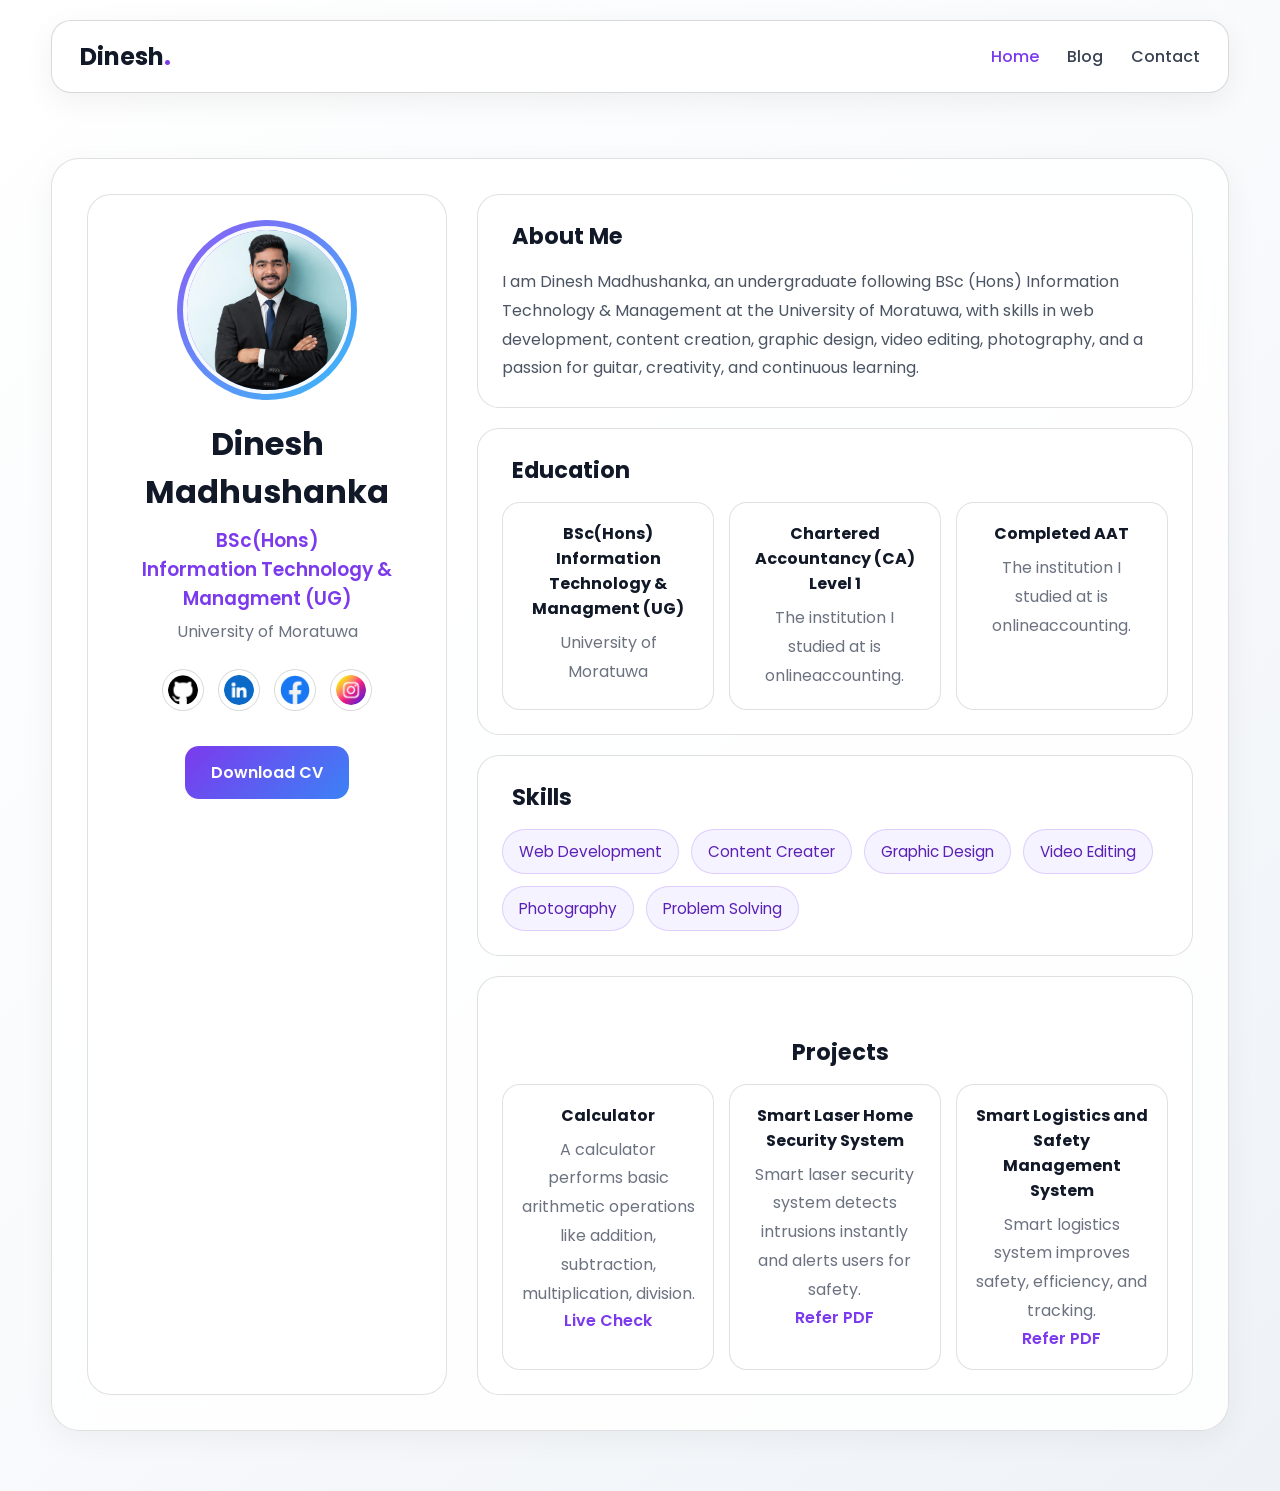
<file: index.html>
<!DOCTYPE html>
<html lang="en">
<head>
  <meta charset="UTF-8" />
  <meta name="viewport" content="width=device-width, initial-scale=1.0" />
  <title>Dinesh Madhushanka | Home</title>
  <link rel="preconnect" href="https://fonts.googleapis.com">
  <link rel="preconnect" href="https://fonts.gstatic.com" crossorigin>
  <link href="https://fonts.googleapis.com/css2?family=Poppins:wght@300;400;500;600;700;800&display=swap" rel="stylesheet">
  <link rel="stylesheet" href="style.css" />
</head>
<body>
  <header class="navbar">
    <div class="logo">Dinesh<span>.</span></div>
    <nav>
      <ul class="nav-links">
        <li><a href="index.html" class="active">Home</a></li>
        <li><a href="blog.html">Blog</a></li>
        <li><a href="contact.html">Contact</a></li>
      </ul>
    </nav>
  </header>

  <main class="container">
    <section class="glass hero">
      <div class="hero-left">
        <div class="profile-circle">
          <img src="images/imag01.png" alt="Dinesh Madhushanka">
        </div>

        <h1>Dinesh Madhushanka</h1>
        <h3>BSc(Hons)<br> Information Technology & Managment (UG)</h3>
        <p class="sub-text">University of Moratuwa</p>

        <div class="social-icons">
          <a href="https://github.com/DineshKMadhushanka" target="_blank">
    <img src="social media icons\github.png" alt="GitHub">
  </a>

  <a href="https://www.linkedin.com/in/dinesh-madushanka-1a546a365?utm_source=share&utm_campaign=share_via&utm_content=profile&utm_medium=ios_app" target="_blank">
    <img src="social media icons\linkedin.png" alt="LinkedIn">
  </a>

  <a href="https://www.facebook.com/share/1B6ZuKoHpn/?mibextid=wwXIfr" target="_blank">
    <img src="social media icons\facebook.png" alt="Facebook">
  </a>

  <a href="https://www.instagram.com/dineshkmadhushanka?igsh=emt3bDhvOXY0MDBs&utm_source=qr" target="_blank">
    <img src="social media icons\instagram.png" alt="Instagram">
        </div>

        <a href="PDF\cv01.pdf" class="btn">Download CV</a>
      </div>

      <div class="hero-right">
        <div class="info-card">
          <h2><i class="fas fa-user-graduate"></i> About Me</h2>
          <p>
            I am Dinesh Madhushanka, an undergraduate following BSc (Hons) Information Technology & Management 
            at the University of Moratuwa, with skills in web development, content creation, graphic design, 
            video editing, photography, and a passion for guitar, creativity, and continuous learning.

          </p>
        </div>

        <div class="info-card">
          <h2><i class="fas fa-graduation-cap"></i> Education</h2>
          <div class="mini-grid">
            <div class="mini-box">
              <h4>BSc(Hons)<br> Information Technology & Managment (UG)</h4>
              <p>University of Moratuwa</p>
            </div>
           
           <div class="mini-box">
              <h4>Chartered Accountancy (CA) Level 1</h4>
              <p>The institution I studied at is onlineaccounting.</p>
            </div>
             <div class="mini-box">
              <h4>Completed AAT </h4>
              <p>The institution I studied at is onlineaccounting.</p>
            </div>
          </div>
        </div>

        <div class="info-card">
          <h2><i class="fas fa-code"></i> Skills</h2>
          <div class="tags">
            <span>Web Development</span>
            <span>Content Creater</span>
            <span>Graphic Design</span>
            <span>Video Editing</span>
            <span>Photography</span>
            <span>Problem Solving</span>
            
          </div>
        </div>

        <div class="info-card">
          <h2><i class="fas fa-laptop-code"><center></i> Projects</h2></center> 
          <div class="project-list">
            <div class="project-box">
              <h4>Calculator</h4>
              <p>A calculator performs basic arithmetic operations like addition, subtraction, multiplication, division.</p>
              <a href="https://dineshkmadhushanka.github.io/Mathamatic-Calculator-/" class="read-more">Live Check</a>
            </div>
            <div class="project-box">
              <h4>Smart Laser Home Security System</h4>
              <p>Smart laser security system detects intrusions instantly and alerts users for safety.</p>
              <a href="PDF\Smart Laser Security System 01.pdf" class="read-more">Refer PDF</a>
            </div>
            <div class="project-box">
              <center><h4>Smart Logistics and Safety Management System</h4></center>
              <p>Smart logistics system improves safety, efficiency, and tracking.</p>
              <a href="PDF\Smart Logistics and Safety Management System.pdf" class="read-more">Refer PDF</a>
            </div>
          </div>
        </div>
      </div>
    </section>
  </main>
</body>
</html>
</file>
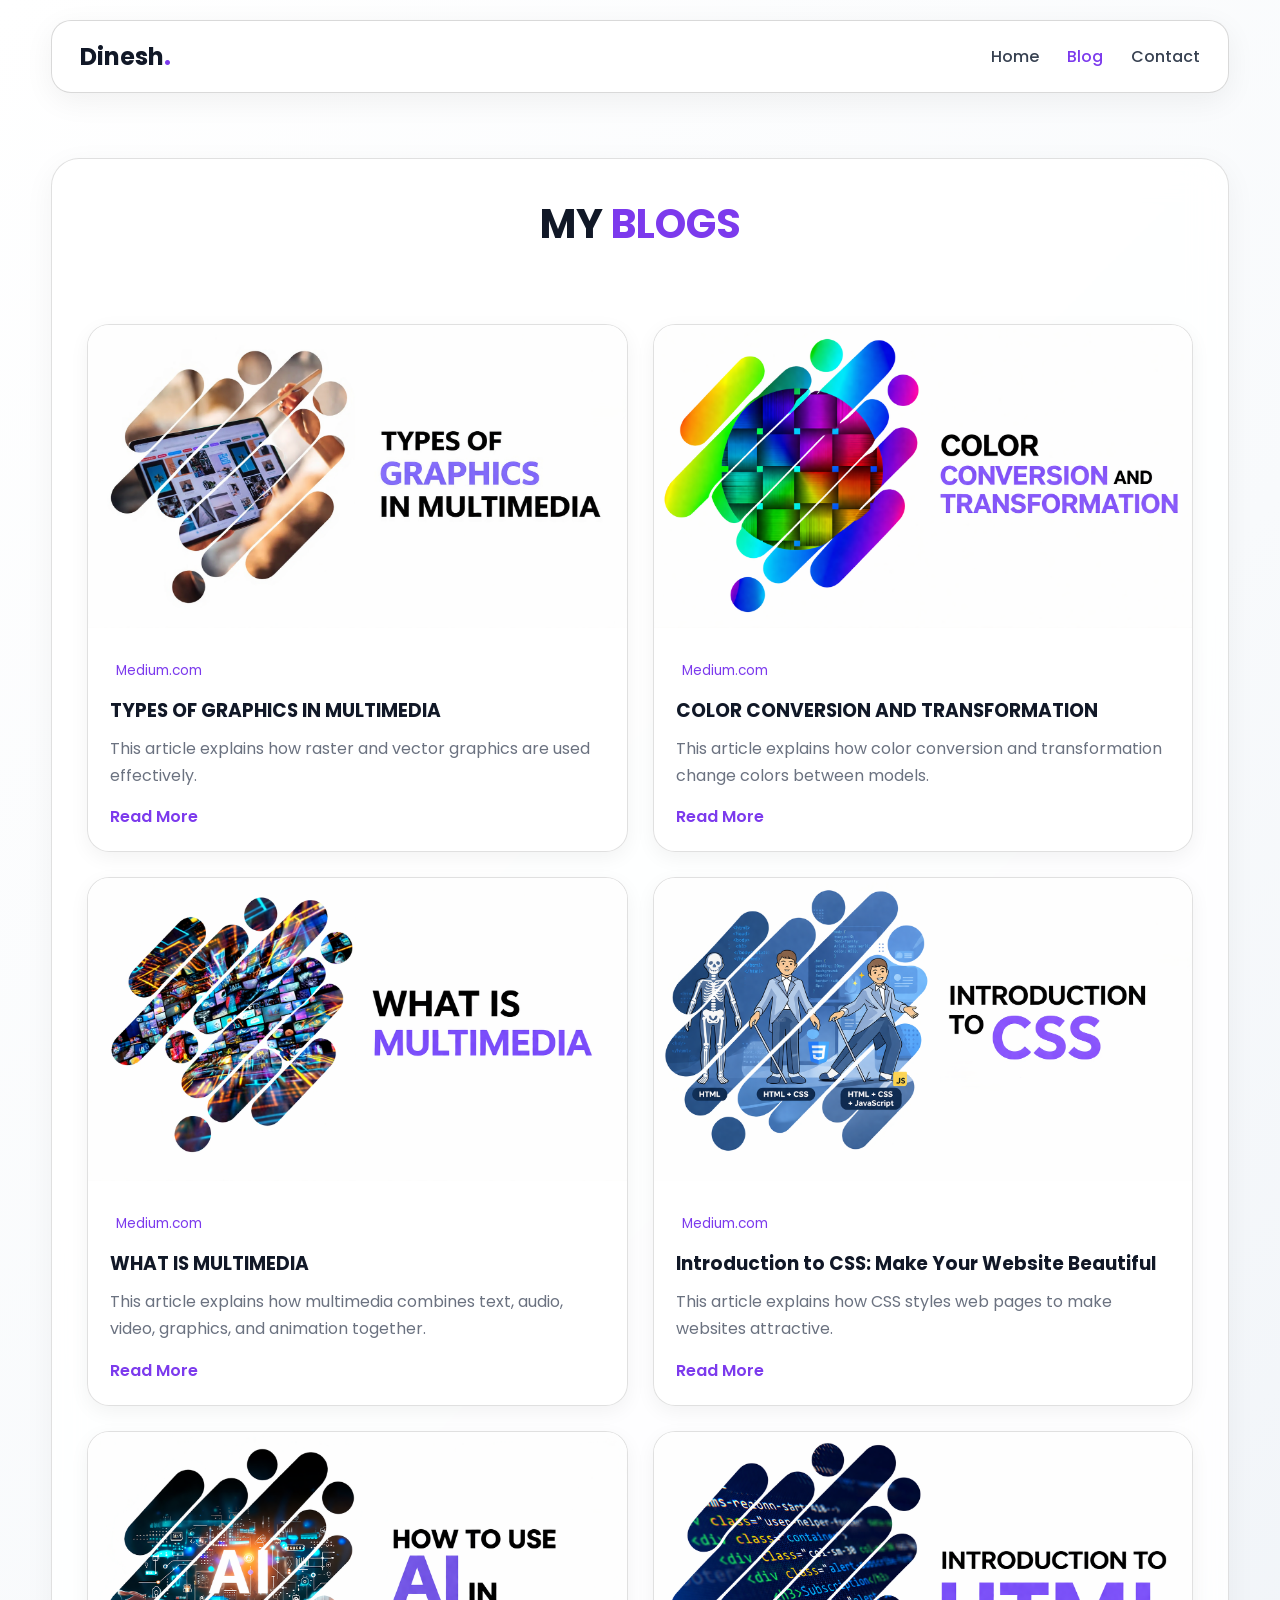
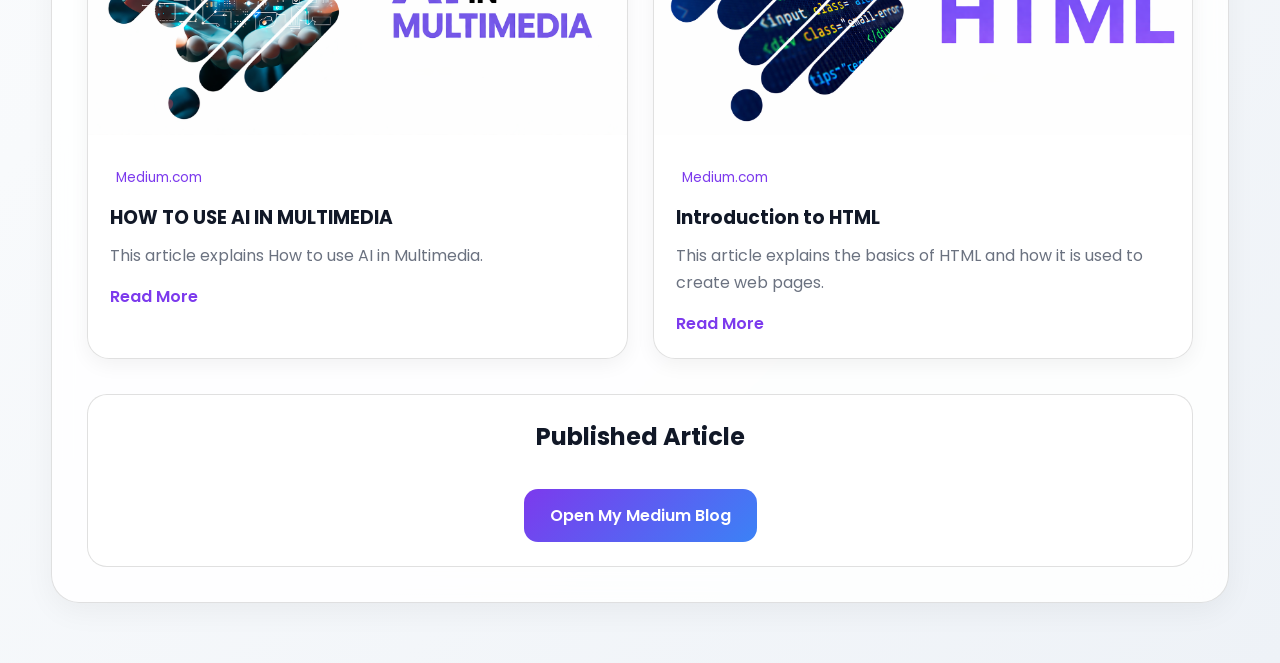
<file: blog.html>
<!DOCTYPE html>
<html lang="en">
<head>
  <meta charset="UTF-8" />
  <meta name="viewport" content="width=device-width, initial-scale=1.0" />
  <title>Dinesh Madhushanka | Blog</title>
  <link rel="preconnect" href="https://fonts.googleapis.com">
  <link rel="preconnect" href="https://fonts.gstatic.com" crossorigin>
  <link href="https://fonts.googleapis.com/css2?family=Poppins:wght@300;400;500;600;700;800&display=swap" rel="stylesheet">
  <link rel="stylesheet" href="style.css" />
</head>
<body>
  <header class="navbar">
    <div class="logo">Dinesh<span>.</span></div>
    <nav>
      <ul class="nav-links">
        <li><a href="index.html">Home</a></li>
        <li><a href="blog.html" class="active">Blog</a></li>
        <li><a href="contact.html">Contact</a></li>
      </ul>
    </nav>
  </header>

  <main class="container">
    <section class="glass page-section">
      <div class="section-title">
        <h1>MY <span>BLOGS</span></h1><br>
      </div>

      <div class="blog-grid">

        <article class="blog-card glass-card">
          <img src="images\img 03.png" alt="Blog 1">
          <div class="blog-content">
            <small><i class="fas fa-circle"></i> Medium.com</small>
            <h3>TYPES OF GRAPHICS IN MULTIMEDIA</h3>
            <p>
              This article explains how raster and vector graphics are used effectively.

            </p>
            <a href="https://medium.com/@dineshmadhushanka4844/types-of-graphics-in-multimedia-6d39844935cd" class="read-more">Read More</a>
          </div>
        </article>

        <article class="blog-card glass-card">
          <img src="images\img04.png" alt="Blog 2">
          <div class="blog-content">
            <small><i class="fas fa-circle"></i> Medium.com</small>
            <h3>COLOR CONVERSION AND TRANSFORMATION</h3>
            <p>
              This article explains how color conversion and transformation change colors between models.

            </p>
            <a href="https://medium.com/@dineshmadhushanka4844/color-conversion-and-transformation-e23499947fc5" class="read-more">Read More</a>
          </div>
        </article>
     
        <article class="blog-card glass-card">
          <img src="images\img5.png" alt="Blog 3">
          <div class="blog-content">
            <small><i class="fas fa-circle"></i> Medium.com</small>
            <h3>WHAT IS MULTIMEDIA</h3>
            <p>
              This article explains how multimedia combines text, audio, video, graphics, and animation together.

            </p>
            <a href="https://medium.com/@dineshmadhushanka4844/what-is-multimedia-5e3f1a01f17d" class="read-more">Read More</a>
          </div>
        </article>

        <article class="blog-card glass-card">
          <img src="images\img6.png" alt="Blog 3">
          <div class="blog-content">
            <small><i class="fas fa-circle"></i> Medium.com</small>
            <h3>Introduction to CSS: Make Your Website Beautiful</h3>
            <p>
              This article explains how CSS styles web pages to make websites attractive.

            </p>
            <a href="https://medium.com/@dineshmadhushanka4844/introduction-to-css-make-your-website-beautiful-04bed9cf6de8" class="read-more">Read More</a>
          </div>
        </article>

        <article class="blog-card glass-card">
          <img src="images\img7.png" alt="Blog 3">
          <div class="blog-content">
            <small><i class="fas fa-circle"></i> Medium.com</small>
            <h3>HOW TO USE AI IN MULTIMEDIA</h3>
            <p>
              This article explains How to use AI in Multimedia.
            </p>
            <a href="https://medium.com/@dineshmadhushanka4844/how-to-use-ai-in-multimedia-a945d8e209bb" class="read-more">Read More</a>
          </div>
        </article>

        <article class="blog-card glass-card">
          <img src="images\img8.png" alt="Blog 3">
          <div class="blog-content">
            <small><i class="fas fa-circle"></i> Medium.com</small>
            <h3>Introduction to HTML</h3>
            <p>
              This article explains the basics of HTML and how it is used to create web pages. 
            </p>
            <a href="https://medium.com/@dineshmadhushanka4844/introduction-to-html-ffe006919fa6" class="read-more">Read More</a>
          </div>
        </article>
      </div>

      <div class="medium-box" align="center">
        <h2 align="center">Published Article</h2><br>
         <a href="https://medium.com/@dineshmadhushanka4844" class="btn" >Open My Medium Blog</a>
      </div>
    </section>
  </main>
</body>
</html>
</file>
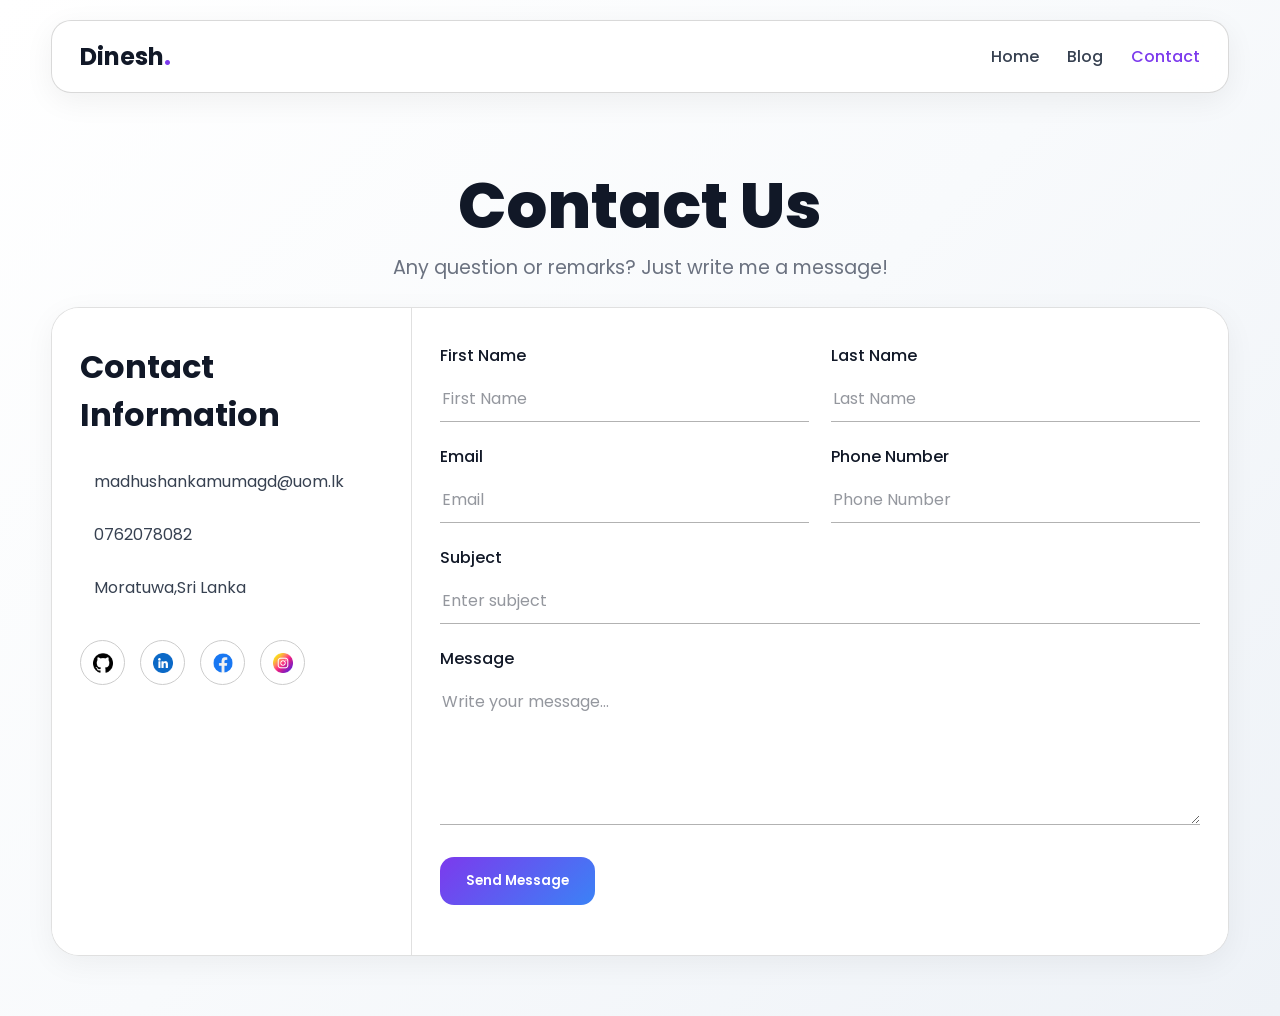
<file: contact.html>
<!DOCTYPE html>
<html lang="en">
<head>
  <meta charset="UTF-8" />
  <meta name="viewport" content="width=device-width, initial-scale=1.0" />
  <title>Dinesh Madhushanka | Contact</title>
  <link rel="preconnect" href="https://fonts.googleapis.com">
  <link rel="preconnect" href="https://fonts.gstatic.com" crossorigin>
  <link href="https://fonts.googleapis.com/css2?family=Poppins:wght@300;400;500;600;700;800&display=swap" rel="stylesheet">
  <link rel="stylesheet" href="style.css" />
</head>
<body>
  <header class="navbar">
    <div class="logo">Dinesh<span>.</span></div>
    <nav>
      <ul class="nav-links">
        <li><a href="index.html">Home</a></li>
        <li><a href="blog.html">Blog</a></li>
        <li><a href="contact.html" class="active">Contact</a></li>
      </ul>
    </nav>
  </header>

  <main class="container">
    <section class="contact-wrapper">
      <div class="contact-heading">
        <h1>Contact Us</h1>
        <p>Any question or remarks? Just write me a message!</p>
      </div>

      <div class="glass contact-box">
        <div class="contact-info">
            <h2>Contact Information</h2>

          <div class="info-item">
            <i class="fas fa-envelope"></i>
            <span>madhushankamumagd@uom.lk</span>
          </div>

          <div class="info-item">
            <i class="fas fa-phone"></i>
            <span>0762078082</span>
          </div>

          <div class="info-item">
            <i class="fas fa-location-dot"></i>
            <span>Moratuwa,Sri Lanka</span>
          </div>

          <div class="contact-socials">
            <a href="https://github.com/DineshKMadhushanka" target="_blank">
               <img src="social media icons\github.png">
            </a>

            <a href="https://www.linkedin.com/in/dinesh-madushanka-1a546a365?utm_source=share&utm_campaign=share_via&utm_content=profile&utm_medium=ios_app" target="_blank">
              <img src="social media icons\linkedin.png">
            </a>

             <a href="https://www.facebook.com/share/1B6ZuKoHpn/?mibextid=wwXIfr" target="_blank">
               <img src="social media icons\facebook.png" alt="Facebook">
             </a>

             <a href="https://www.instagram.com/dineshkmadhushanka?igsh=emt3bDhvOXY0MDBs&utm_source=qr" target="_blank">
                <img src="social media icons\instagram.png" alt="Instagram">
              </a>  
          </div>
        </div>

        <div class="contact-form-area">
          <form id="contactForm">
            <div class="form-row">
              <div class="input-box">
                <label>First Name</label>
                <input type="text" placeholder="First Name" required>
              </div>
              <div class="input-box">
                <label>Last Name</label>
                <input type="text" placeholder="Last Name" required>
              </div>
            </div>

            <div class="form-row">
              <div class="input-box">
                <label>Email</label>
                <input type="email" placeholder="Email" required>
              </div>
              <div class="input-box">
                <label>Phone Number</label>
                <input type="text" placeholder="Phone Number" required>
              </div>
            </div>

            <div class="input-box full-width">
              <label>Subject</label>
              <input type="text" placeholder="Enter subject" required>
            </div>

            <div class="input-box full-width">
              <label>Message</label>
              <textarea rows="5" placeholder="Write your message..." required></textarea>
            </div>

            <button type="submit" class="btn">Send Message</button>
            <p id="successMessage" class="success-msg"></p>
          </form>
        </div>
      </div>
    </section>
  </main>

  <script src="script.js"></script>
</body>
</html>
</file>
<file: style.css>
* {
  margin: 0;
  padding: 0;
  box-sizing: border-box;
  font-family: 'Poppins', sans-serif;
}

body {
  min-height: 100vh;
  background: linear-gradient(135deg, #ffffff, #f8fafc, #eef2f7);
  color: #111827;
  overflow-x: hidden;
  position: relative;
}

a {
  text-decoration: none;
  color: inherit;
}

.container {
  width: 92%;
  max-width: 1250px;
  margin: 0 auto;
  padding: 30px 0 60px;
}

.navbar {
  width: 92%;
  max-width: 1250px;
  margin: 20px auto 0;
  padding: 18px 28px;
  display: flex;
  justify-content: space-between;
  align-items: center;
  background: rgba(255, 255, 255, 0.9);
  border: 1px solid rgba(0, 0, 0, 0.15);
  backdrop-filter: blur(18px);
  -webkit-backdrop-filter: blur(18px);
  border-radius: 20px;
  box-shadow: 0 8px 30px rgba(0, 0, 0, 0.06);
  position: sticky;
  top: 15px;
  z-index: 10;
}

.logo {
  font-size: 1.5rem;
  font-weight: 700;
  color: #111827;
}

.logo span {
  color: #7c3aed;
}

.nav-links {
  display: flex;
  list-style: none;
  gap: 28px;
}

.nav-links a {
  font-weight: 500;
  color: #374151;
  transition: 0.3s;
}

.nav-links a:hover,
.nav-links a.active {
  color: #7c3aed;
}

.glass {
  background: rgba(255, 255, 255, 0.85);
  border: 1px solid rgba(0, 0, 0, 0.12);
  backdrop-filter: blur(18px);
  -webkit-backdrop-filter: blur(18px);
  box-shadow: 0 8px 30px rgba(0, 0, 0, 0.05);
  border-radius: 28px;
}

.hero {
  display: grid;
  grid-template-columns: 360px 1fr;
  gap: 30px;
  padding: 35px;
  margin-top: 35px;
}

.hero-left {
  text-align: center;
  padding: 25px;
  background: rgba(255, 255, 255, 0.92);
  border-radius: 24px;
  border: 1px solid rgba(0, 0, 0, 0.12);
}

.profile-circle {
  width: 180px;
  height: 180px;
  margin: 0 auto 20px;
  border-radius: 50%;
  padding: 6px;
  background: linear-gradient(135deg, #8b5cf6, #38bdf8);
}

.profile-circle img {
  width: 100%;
  height: 100%;
  border-radius: 50%;
  object-fit: cover;
  border: 4px solid rgba(255, 255, 255, 0.95);
}

.hero-left h1 {
  font-size: 2rem;
  margin-bottom: 10px;
  color: #111827;
}

.hero-left h3 {
  color: #7c3aed;
  font-weight: 600;
  margin-bottom: 6px;
}

.sub-text {
  color: #6b7280;
  margin-bottom: 20px;
}

.social-icons {
  display: flex;
  justify-content: center;
  gap: 14px;
  margin: 25px 0;
}

.social-icons a,
.contact-socials a {
  width: 42px;
  height: 42px;
  border-radius: 50%;
  display: inline-flex;
  align-items: center;
  justify-content: center;
  background: rgba(255, 255, 255, 0.95);
  border: 1px solid rgba(0, 0, 0, 0.15);
  transition: 0.3s;
}

.social-icons a:hover,
.contact-socials a:hover {
  transform: translateY(-4px);
  background: rgba(124, 58, 237, 0.08);
}

.btn {
  display: inline-block;
  margin-top: 10px;
  padding: 14px 26px;
  border-radius: 14px;
  background: linear-gradient(135deg, #7c3aed, #3b82f6);
  color: #ffffff;
  font-weight: 600;
  border: none;
  cursor: pointer;
  transition: 0.3s;
}

.btn:hover {
  transform: translateY(-3px);
  box-shadow: 0 8px 18px rgba(124, 58, 237, 0.22);
}

.hero-right {
  display: flex;
  flex-direction: column;
  gap: 20px;
}

.info-card {
  background: rgba(255, 255, 255, 0.92);
  border-radius: 22px;
  padding: 24px;
  border: 1px solid rgba(0, 0, 0, 0.12);
}

.info-card h2 {
  font-size: 1.4rem;
  margin-bottom: 15px;
  color: #111827;
}

.info-card h2 i {
  color: #7c3aed;
  margin-right: 10px;
}

.info-card p {
  color: #4b5563;
  line-height: 1.8;
}

.mini-grid,
.project-list {
  display: grid;
  grid-template-columns: repeat(3, 1fr);
  gap: 15px;
}

.mini-box,
.project-box {
  background: rgba(255, 255, 255, 0.95);
  padding: 18px;
  border-radius: 18px;
  border: 1px solid rgba(0, 0, 0, 0.12);
  text-align: center;
}

.mini-box h4,
.project-box h4 {
  margin-bottom: 8px;
  color: #111827;
}

.mini-box p,
.project-box p {
  color: #6b7280;
}

.tags {
  display: flex;
  flex-wrap: wrap;
  gap: 12px;
}

.tags span {
  padding: 10px 16px;
  border-radius: 30px;
  background: #f5f3ff;
  border: 1px solid rgba(124, 58, 237, 0.2);
  color: #5b21b6;
  font-size: 0.95rem;
}

.page-section {
  padding: 35px;
  margin-top: 35px;
}

.section-title {
  text-align: center;
  margin-bottom: 35px;
}

.section-title h1 {
  font-size: 2.5rem;
  margin-bottom: 10px;
  color: #111827;
}

.section-title h1 span {
  color: #7c3aed;
}

.section-title p {
  color: #6b7280;
  max-width: 700px;
  margin: 0 auto;
}

.blog-grid {
  display: grid;
  grid-template-columns: repeat(2, 1fr);
  gap: 25px;
}

.glass-card {
  background: rgba(255, 255, 255, 0.95);
  border: 1px solid rgba(0, 0, 0, 0.12);
  border-radius: 22px;
  overflow: hidden;
  transition: 0.3s;
  box-shadow: 0 6px 20px rgba(0, 0, 0, 0.05);
}

.glass-card:hover {
  transform: translateY(-6px);
}

.blog-card img {
  width: 100%;
  height: auto;
  object-fit: cover;
}

.blog-content {
  padding: 22px;
}

.blog-content small {
  color: #7c3aed;
  font-size: 0.85rem;
}

.blog-content small i {
  font-size: 0.5rem;
  margin-right: 6px;
}

.blog-content h3 {
  margin: 14px 0 10px;
  color: #111827;
}

.blog-content p {
  color: #6b7280;
  line-height: 1.7;
  margin-bottom: 15px;
}

.read-more {
  color: #7c3aed;
  font-weight: 600;
}

.medium-box {
  text-align: center;
  margin-top: 35px;
  padding: 24px;
  background: rgba(255, 255, 255, 0.92);
  border-radius: 20px;
  border: 1px solid rgba(0, 0, 0, 0.12);
}

.medium-box p {
  color: #6b7280;
  margin: 10px 0;
}

.contact-wrapper {
  margin-top: 35px;
}

.contact-heading {
  text-align: center;
  margin-bottom: 25px;
}

.contact-heading h1 {
  font-size: 4rem;
  font-weight: 800;
  color: #111827;
}

.contact-heading p {
  color: #6b7280;
  font-size: 1.2rem;
}

.contact-box {
  display: grid;
  grid-template-columns: 360px 1fr;
  overflow: hidden;
}

.contact-info {
  background: rgba(255, 255, 255, 0.95);
  padding: 35px 28px;
  border-right: 1px solid rgba(0, 0, 0, 0.12);
}

.contact-info h2 {
  font-size: 2rem;
  margin-bottom: 30px;
  color: #111827;
}

.info-item {
  display: flex;
  align-items: flex-start;
  gap: 14px;
  margin-bottom: 28px;
  color: #374151;
}

.info-item i {
  margin-top: 4px;
  color: #7c3aed;
}

.contact-socials {
  display: flex;
  gap: 14px;
  margin-top: 40px;
}

.contact-form-area {
  padding: 35px 28px;
  background: rgba(255, 255, 255, 0.92);
}

.form-row {
  display: grid;
  grid-template-columns: 1fr 1fr;
  gap: 22px;
}

.input-box {
  display: flex;
  flex-direction: column;
  margin-bottom: 22px;
}

.input-box label {
  margin-bottom: 8px;
  color: #111827;
  font-weight: 500;
}

.input-box input,
.input-box textarea {
  background: transparent;
  border: none;
  border-bottom: 1px solid rgba(0, 0, 0, 0.3);
  padding: 10px 2px;
  color: #111827;
  outline: none;
  font-size: 1rem;
}

.input-box input::placeholder,
.input-box textarea::placeholder {
  color: rgba(17, 24, 39, 0.45);
}

.full-width {
  width: 100%;
}

.success-msg {
  margin-top: 15px;
  color: #16a34a;
  font-weight: 500;
}

.bg-blur {
  position: fixed;
  border-radius: 50%;
  filter: blur(30px);
  z-index: -1;
  opacity: 0.25;
}

.blur-1 {
  width: 220px;
  height: 220px;
  background: #c4b5fd;
  top: 120px;
  left: 60px;
}

.blur-2 {
  width: 280px;
  height: 280px;
  background: #93c5fd;
  top: 180px;
  right: 80px;
}

.blur-3 {
  width: 180px;
  height: 180px;
  background: #a5f3fc;
  bottom: 60px;
  left: 120px;
}

.social-icons img {
  width: 30px;
  height: 30px;
  border-radius: 50%;
  transition: 0.3s;
}

.social-icons img:hover {
  transform: scale(1.2);
}

@media (max-width: 992px) {
  .hero,
  .contact-box,
  .blog-grid,
  .mini-grid,
  .project-list {
    grid-template-columns: 1fr;
  }

  .hero-left {
    order: 1;
  }

  .hero-right {
    order: 2;
  }

  .contact-heading h1 {
    font-size: 2.8rem;
  }

  .contact-info {
    border-right: none;
    border-bottom: 1px solid rgba(0, 0, 0, 0.12);
    }
}

@media (max-width: 768px) {
  .navbar {
    flex-direction: column;
    gap: 14px;
  }

  .nav-links {
    gap: 18px;
    flex-wrap: wrap;
    justify-content: center;
  }

  .hero,
  .page-section {
    padding: 22px;
  }

  .form-row {
    grid-template-columns: 1fr;
  }

  .hero-left h1 {
    font-size: 1.7rem;
  }

  .section-title h1 {
    font-size: 2rem;
  }

  .contact-heading h1 {
    font-size: 2.3rem;
  }
}
.contact-socials {
  display: flex;
  gap: 15px;
}

.contact-socials a {
  width: 45px;
  height: 45px;
  border: 1px solid #ccc;
  border-radius: 50%;
  display: flex;
  align-items: center;
  justify-content: center;
}

.contact-socials img {
  width: 20px;
  height: 20px;
}
</file>
